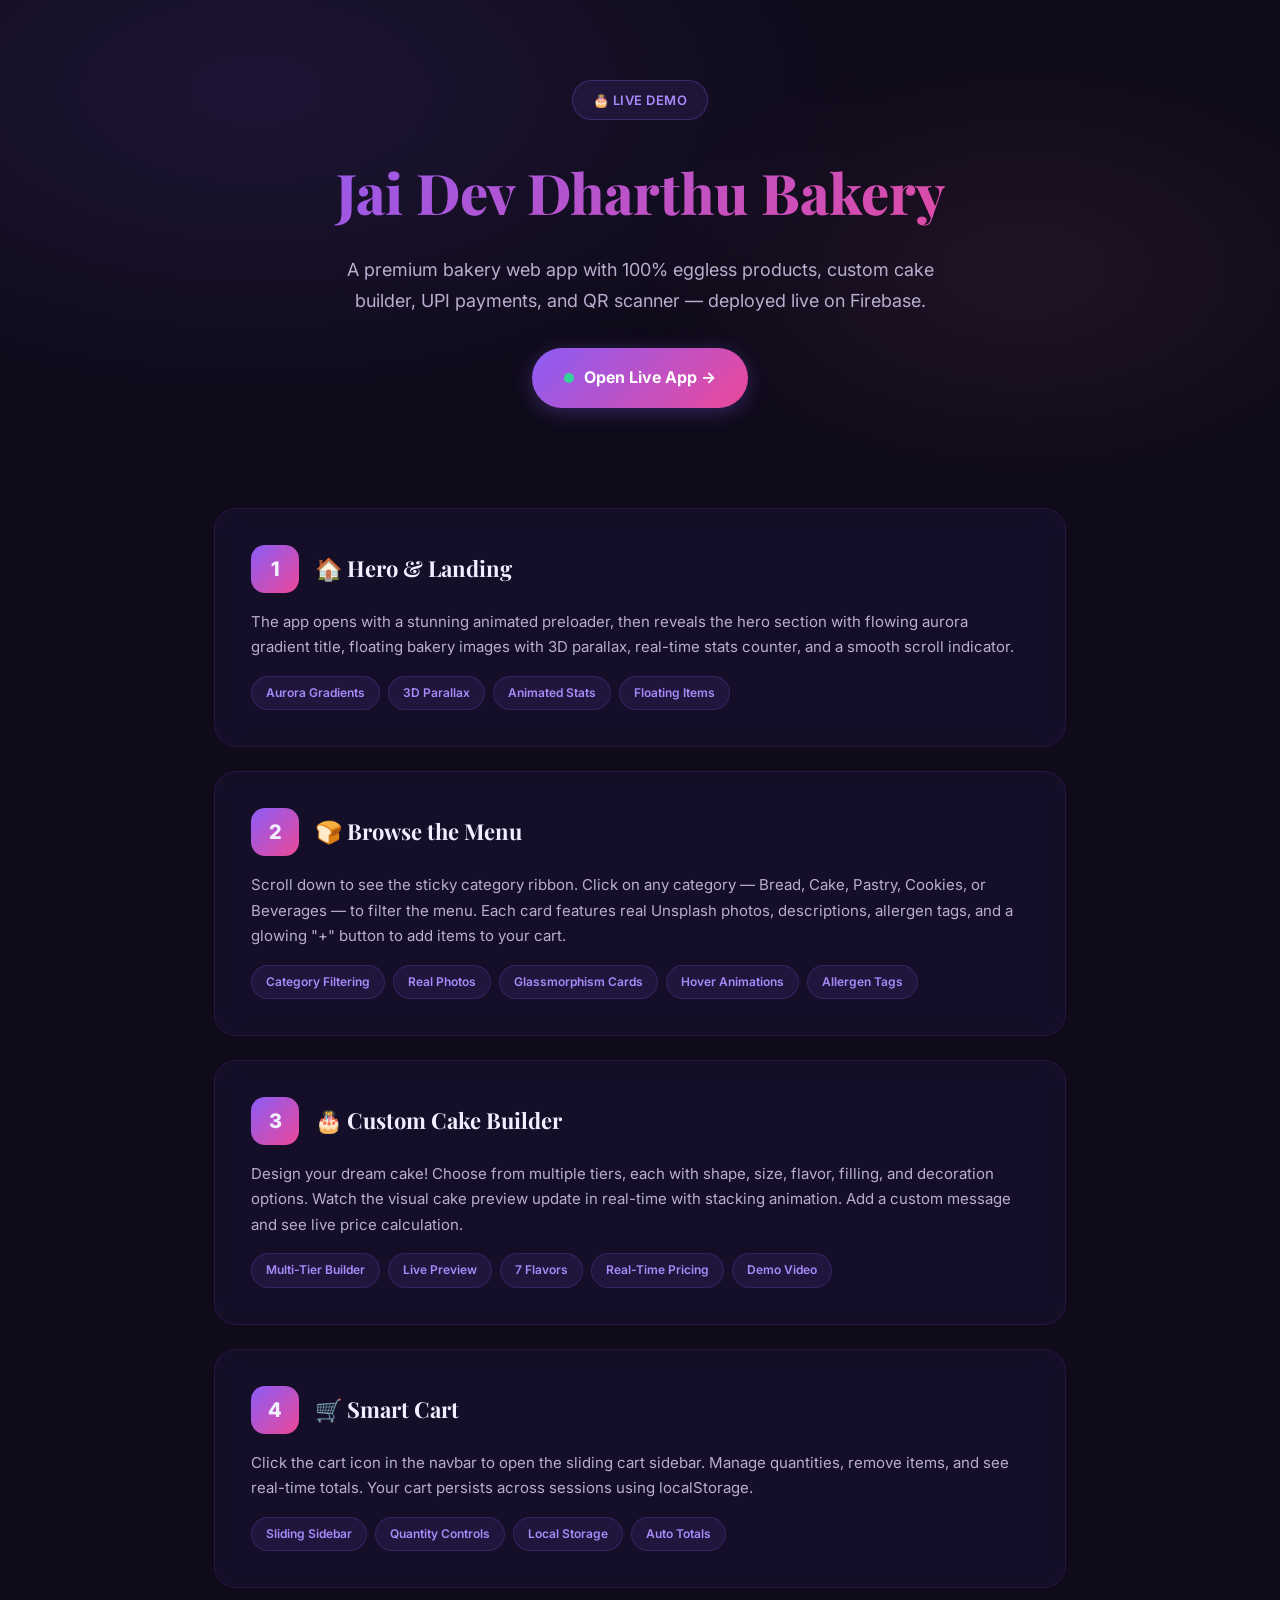
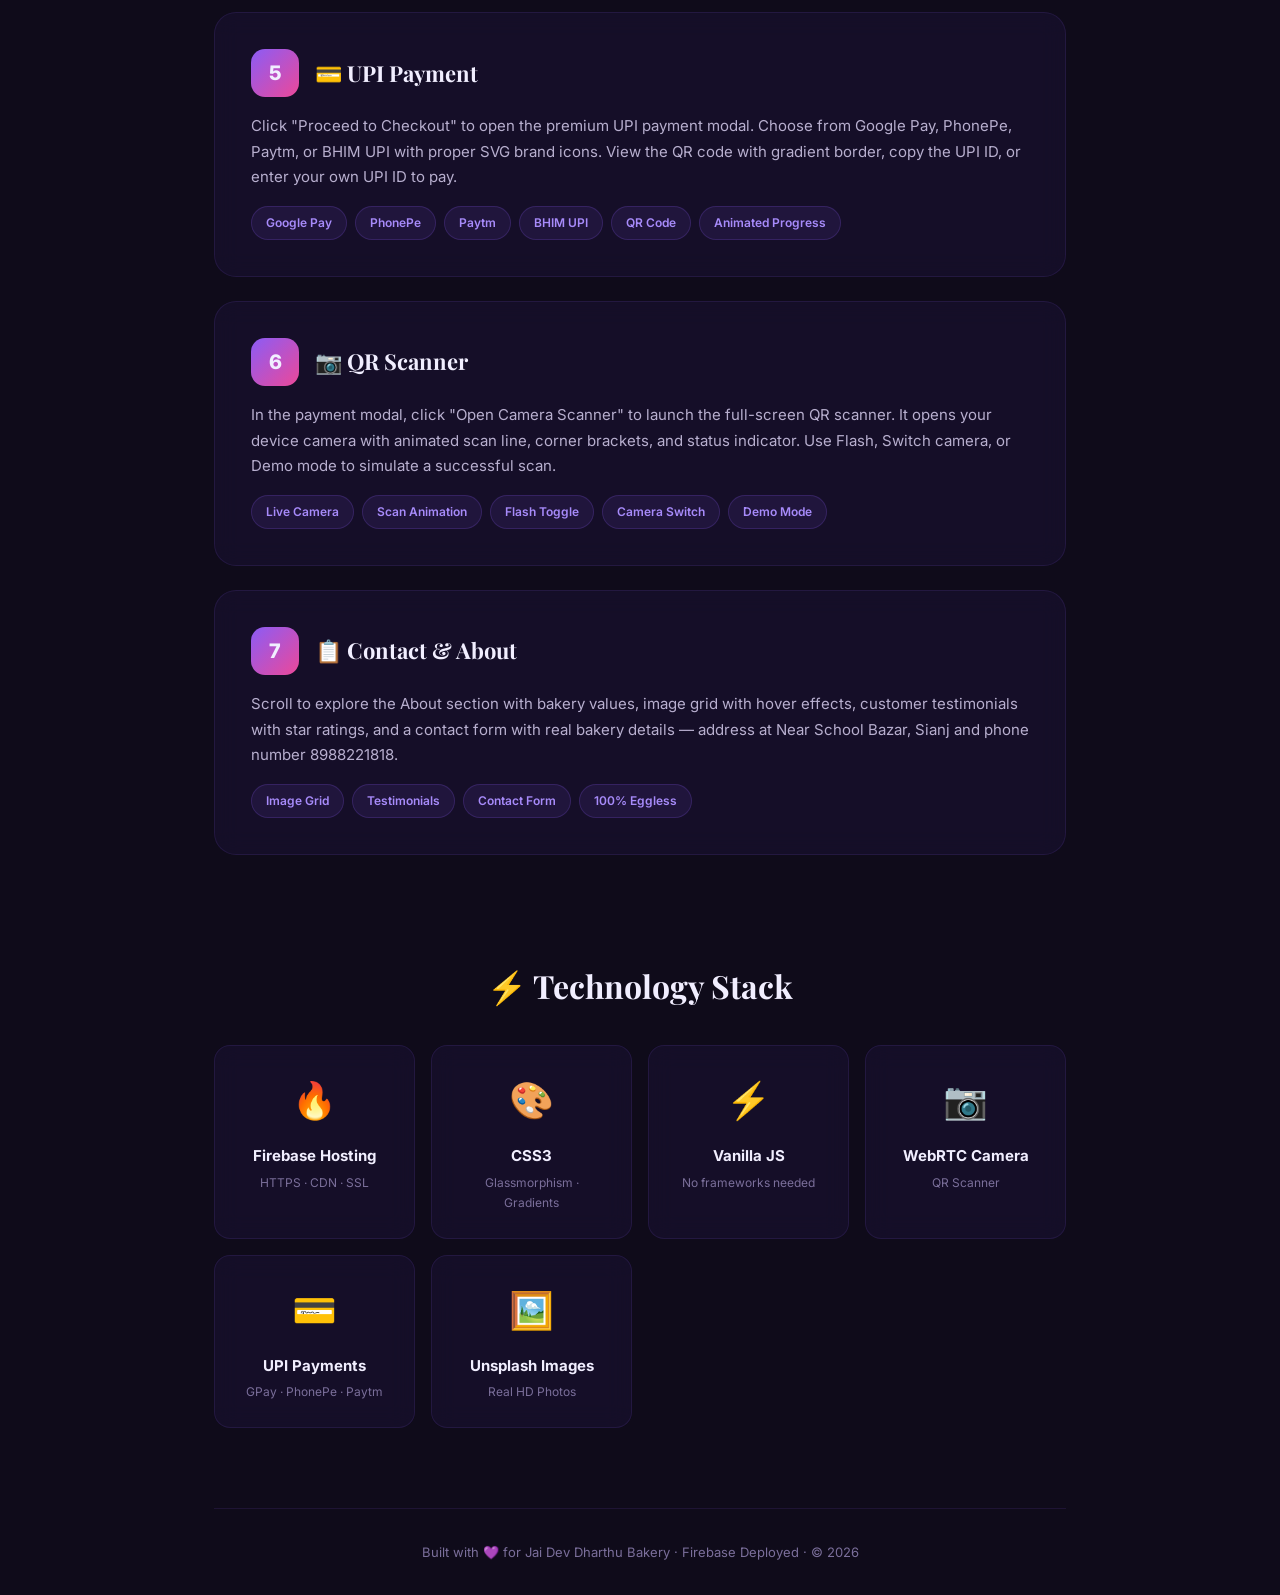
<file: demo.html>
<!DOCTYPE html>
<html lang="en">

<head>
    <meta charset="UTF-8">
    <meta name="viewport" content="width=device-width, initial-scale=1.0">
    <title>Demo Guide — Jai Dev Dharthu Bakery App</title>
    <link
        href="https://fonts.googleapis.com/css2?family=Inter:wght@300;400;500;600;700;800&family=Playfair+Display:wght@400;600;700;800&display=swap"
        rel="stylesheet">
    <style>
        * {
            margin: 0;
            padding: 0;
            box-sizing: border-box;
        }

        body {
            font-family: 'Inter', sans-serif;
            background: #0F0B1A;
            color: #F1EEFF;
            line-height: 1.7;
            overflow-x: hidden;
        }

        body::before {
            content: '';
            position: fixed;
            inset: 0;
            background:
                radial-gradient(ellipse 80% 60% at 20% 10%, rgba(139, 92, 246, 0.12) 0%, transparent 60%),
                radial-gradient(ellipse 60% 50% at 80% 30%, rgba(244, 114, 182, 0.08) 0%, transparent 50%);
            pointer-events: none;
            z-index: 0;
        }

        .container {
            max-width: 900px;
            margin: 0 auto;
            padding: 0 24px;
            position: relative;
            z-index: 1;
        }

        /* Header */
        .demo-header {
            text-align: center;
            padding: 80px 0 60px;
        }

        .demo-badge {
            display: inline-flex;
            align-items: center;
            gap: 8px;
            padding: 8px 20px;
            background: rgba(139, 92, 246, 0.1);
            border: 1px solid rgba(139, 92, 246, 0.3);
            border-radius: 9999px;
            font-size: 13px;
            font-weight: 600;
            color: #A78BFA;
            letter-spacing: .5px;
            margin-bottom: 24px;
        }

        .demo-title {
            font-family: 'Playfair Display', serif;
            font-size: clamp(36px, 5vw, 56px);
            font-weight: 800;
            background: linear-gradient(135deg, #8B5CF6, #EC4899);
            -webkit-background-clip: text;
            -webkit-text-fill-color: transparent;
            margin-bottom: 16px;
        }

        .demo-subtitle {
            font-size: 18px;
            color: #B8AFCF;
            max-width: 600px;
            margin: 0 auto 32px;
        }

        .live-link {
            display: inline-flex;
            align-items: center;
            gap: 10px;
            padding: 16px 32px;
            border-radius: 9999px;
            background: linear-gradient(135deg, #8B5CF6, #EC4899);
            color: #fff;
            font-weight: 700;
            font-size: 16px;
            text-decoration: none;
            box-shadow: 0 4px 20px rgba(139, 92, 246, 0.3);
            transition: all 0.3s ease;
        }

        .live-link:hover {
            transform: translateY(-3px);
            box-shadow: 0 8px 40px rgba(139, 92, 246, 0.4);
        }

        .live-dot {
            width: 10px;
            height: 10px;
            border-radius: 50%;
            background: #34D399;
            animation: pulse 1.5s ease infinite;
        }

        @keyframes pulse {

            0%,
            100% {
                opacity: 1
            }

            50% {
                opacity: .5
            }
        }

        /* Demo Steps */
        .demo-steps {
            padding: 40px 0 80px;
        }

        .step {
            background: rgba(26, 18, 48, 0.65);
            border: 1px solid rgba(139, 92, 246, 0.12);
            border-radius: 22px;
            padding: 36px;
            margin-bottom: 24px;
            backdrop-filter: blur(12px);
            transition: all 0.3s ease;
        }

        .step:hover {
            border-color: rgba(139, 92, 246, 0.3);
            transform: translateY(-4px);
            box-shadow: 0 16px 48px rgba(0, 0, 0, 0.3), 0 0 40px rgba(139, 92, 246, 0.1);
        }

        .step-header {
            display: flex;
            align-items: center;
            gap: 16px;
            margin-bottom: 16px;
        }

        .step-number {
            width: 48px;
            height: 48px;
            border-radius: 14px;
            background: linear-gradient(135deg, #8B5CF6, #EC4899);
            display: flex;
            align-items: center;
            justify-content: center;
            font-weight: 800;
            font-size: 20px;
            flex-shrink: 0;
        }

        .step-title {
            font-family: 'Playfair Display', serif;
            font-size: 22px;
            font-weight: 700;
        }

        .step-desc {
            color: #B8AFCF;
            font-size: 15px;
            margin-bottom: 16px;
        }

        .step-features {
            display: flex;
            flex-wrap: wrap;
            gap: 8px;
        }

        .feature-tag {
            padding: 6px 14px;
            background: rgba(139, 92, 246, 0.1);
            border: 1px solid rgba(139, 92, 246, 0.2);
            border-radius: 9999px;
            font-size: 12px;
            font-weight: 600;
            color: #A78BFA;
        }

        /* Tech Stack */
        .tech-section {
            padding: 0 0 80px;
        }

        .tech-title {
            font-family: 'Playfair Display', serif;
            font-size: 32px;
            text-align: center;
            margin-bottom: 32px;
        }

        .tech-grid {
            display: grid;
            grid-template-columns: repeat(auto-fill, minmax(200px, 1fr));
            gap: 16px;
        }

        .tech-card {
            background: rgba(26, 18, 48, 0.65);
            border: 1px solid rgba(139, 92, 246, 0.12);
            border-radius: 16px;
            padding: 24px;
            text-align: center;
            backdrop-filter: blur(12px);
            transition: all 0.3s ease;
        }

        .tech-card:hover {
            border-color: rgba(139, 92, 246, 0.3);
        }

        .tech-icon {
            font-size: 36px;
            margin-bottom: 12px;
        }

        .tech-name {
            font-weight: 700;
            font-size: 15px;
            margin-bottom: 4px;
        }

        .tech-detail {
            font-size: 12px;
            color: #7B6F9B;
        }

        /* Footer */
        .demo-footer {
            text-align: center;
            padding: 32px 0;
            border-top: 1px solid rgba(139, 92, 246, 0.12);
            font-size: 13px;
            color: #7B6F9B;
        }

        @media(max-width:768px) {
            .demo-header {
                padding: 60px 0 40px;
            }

            .step {
                padding: 24px;
            }

            .tech-grid {
                grid-template-columns: 1fr 1fr;
            }
        }
    </style>
</head>

<body>
    <div class="container">
        <!-- Header -->
        <header class="demo-header">
            <div class="demo-badge">🎂 LIVE DEMO</div>
            <h1 class="demo-title">Jai Dev Dharthu Bakery</h1>
            <p class="demo-subtitle">A premium bakery web app with 100% eggless products, custom cake builder, UPI
                payments, and QR scanner — deployed live on Firebase.</p>
            <a href="https://jai-dav-dharthu-bakery.web.app" target="_blank" class="live-link">
                <span class="live-dot"></span>
                Open Live App →
            </a>
        </header>

        <!-- Demo Steps -->
        <section class="demo-steps">
            <!-- Step 1 -->
            <div class="step">
                <div class="step-header">
                    <div class="step-number">1</div>
                    <h2 class="step-title">🏠 Hero & Landing</h2>
                </div>
                <p class="step-desc">The app opens with a stunning animated preloader, then reveals the hero section
                    with flowing aurora gradient title, floating bakery images with 3D parallax, real-time stats
                    counter, and a smooth scroll indicator.</p>
                <div class="step-features">
                    <span class="feature-tag">Aurora Gradients</span>
                    <span class="feature-tag">3D Parallax</span>
                    <span class="feature-tag">Animated Stats</span>
                    <span class="feature-tag">Floating Items</span>
                </div>
            </div>

            <!-- Step 2 -->
            <div class="step">
                <div class="step-header">
                    <div class="step-number">2</div>
                    <h2 class="step-title">🍞 Browse the Menu</h2>
                </div>
                <p class="step-desc">Scroll down to see the sticky category ribbon. Click on any category — Bread, Cake,
                    Pastry, Cookies, or Beverages — to filter the menu. Each card features real Unsplash photos,
                    descriptions, allergen tags, and a glowing "+" button to add items to your cart.</p>
                <div class="step-features">
                    <span class="feature-tag">Category Filtering</span>
                    <span class="feature-tag">Real Photos</span>
                    <span class="feature-tag">Glassmorphism Cards</span>
                    <span class="feature-tag">Hover Animations</span>
                    <span class="feature-tag">Allergen Tags</span>
                </div>
            </div>

            <!-- Step 3 -->
            <div class="step">
                <div class="step-header">
                    <div class="step-number">3</div>
                    <h2 class="step-title">🎂 Custom Cake Builder</h2>
                </div>
                <p class="step-desc">Design your dream cake! Choose from multiple tiers, each with shape, size, flavor,
                    filling, and decoration options. Watch the visual cake preview update in real-time with stacking
                    animation. Add a custom message and see live price calculation.</p>
                <div class="step-features">
                    <span class="feature-tag">Multi-Tier Builder</span>
                    <span class="feature-tag">Live Preview</span>
                    <span class="feature-tag">7 Flavors</span>
                    <span class="feature-tag">Real-Time Pricing</span>
                    <span class="feature-tag">Demo Video</span>
                </div>
            </div>

            <!-- Step 4 -->
            <div class="step">
                <div class="step-header">
                    <div class="step-number">4</div>
                    <h2 class="step-title">🛒 Smart Cart</h2>
                </div>
                <p class="step-desc">Click the cart icon in the navbar to open the sliding cart sidebar. Manage
                    quantities, remove items, and see real-time totals. Your cart persists across sessions using
                    localStorage.</p>
                <div class="step-features">
                    <span class="feature-tag">Sliding Sidebar</span>
                    <span class="feature-tag">Quantity Controls</span>
                    <span class="feature-tag">Local Storage</span>
                    <span class="feature-tag">Auto Totals</span>
                </div>
            </div>

            <!-- Step 5 -->
            <div class="step">
                <div class="step-header">
                    <div class="step-number">5</div>
                    <h2 class="step-title">💳 UPI Payment</h2>
                </div>
                <p class="step-desc">Click "Proceed to Checkout" to open the premium UPI payment modal. Choose from
                    Google Pay, PhonePe, Paytm, or BHIM UPI with proper SVG brand icons. View the QR code with gradient
                    border, copy the UPI ID, or enter your own UPI ID to pay.</p>
                <div class="step-features">
                    <span class="feature-tag">Google Pay</span>
                    <span class="feature-tag">PhonePe</span>
                    <span class="feature-tag">Paytm</span>
                    <span class="feature-tag">BHIM UPI</span>
                    <span class="feature-tag">QR Code</span>
                    <span class="feature-tag">Animated Progress</span>
                </div>
            </div>

            <!-- Step 6 -->
            <div class="step">
                <div class="step-header">
                    <div class="step-number">6</div>
                    <h2 class="step-title">📷 QR Scanner</h2>
                </div>
                <p class="step-desc">In the payment modal, click "Open Camera Scanner" to launch the full-screen QR
                    scanner. It opens your device camera with animated scan line, corner brackets, and status indicator.
                    Use Flash, Switch camera, or Demo mode to simulate a successful scan.</p>
                <div class="step-features">
                    <span class="feature-tag">Live Camera</span>
                    <span class="feature-tag">Scan Animation</span>
                    <span class="feature-tag">Flash Toggle</span>
                    <span class="feature-tag">Camera Switch</span>
                    <span class="feature-tag">Demo Mode</span>
                </div>
            </div>

            <!-- Step 7 -->
            <div class="step">
                <div class="step-header">
                    <div class="step-number">7</div>
                    <h2 class="step-title">📋 Contact & About</h2>
                </div>
                <p class="step-desc">Scroll to explore the About section with bakery values, image grid with hover
                    effects, customer testimonials with star ratings, and a contact form with real bakery details —
                    address at Near School Bazar, Sianj and phone number 8988221818.</p>
                <div class="step-features">
                    <span class="feature-tag">Image Grid</span>
                    <span class="feature-tag">Testimonials</span>
                    <span class="feature-tag">Contact Form</span>
                    <span class="feature-tag">100% Eggless</span>
                </div>
            </div>
        </section>

        <!-- Tech Stack -->
        <section class="tech-section">
            <h2 class="tech-title">⚡ Technology Stack</h2>
            <div class="tech-grid">
                <div class="tech-card">
                    <div class="tech-icon">🔥</div>
                    <div class="tech-name">Firebase Hosting</div>
                    <div class="tech-detail">HTTPS · CDN · SSL</div>
                </div>
                <div class="tech-card">
                    <div class="tech-icon">🎨</div>
                    <div class="tech-name">CSS3</div>
                    <div class="tech-detail">Glassmorphism · Gradients</div>
                </div>
                <div class="tech-card">
                    <div class="tech-icon">⚡</div>
                    <div class="tech-name">Vanilla JS</div>
                    <div class="tech-detail">No frameworks needed</div>
                </div>
                <div class="tech-card">
                    <div class="tech-icon">📷</div>
                    <div class="tech-name">WebRTC Camera</div>
                    <div class="tech-detail">QR Scanner</div>
                </div>
                <div class="tech-card">
                    <div class="tech-icon">💳</div>
                    <div class="tech-name">UPI Payments</div>
                    <div class="tech-detail">GPay · PhonePe · Paytm</div>
                </div>
                <div class="tech-card">
                    <div class="tech-icon">🖼️</div>
                    <div class="tech-name">Unsplash Images</div>
                    <div class="tech-detail">Real HD Photos</div>
                </div>
            </div>
        </section>

        <!-- Footer -->
        <footer class="demo-footer">
            <p>Built with 💜 for Jai Dev Dharthu Bakery · Firebase Deployed · © 2026</p>
        </footer>
    </div>
</body>

</html>
</file>
